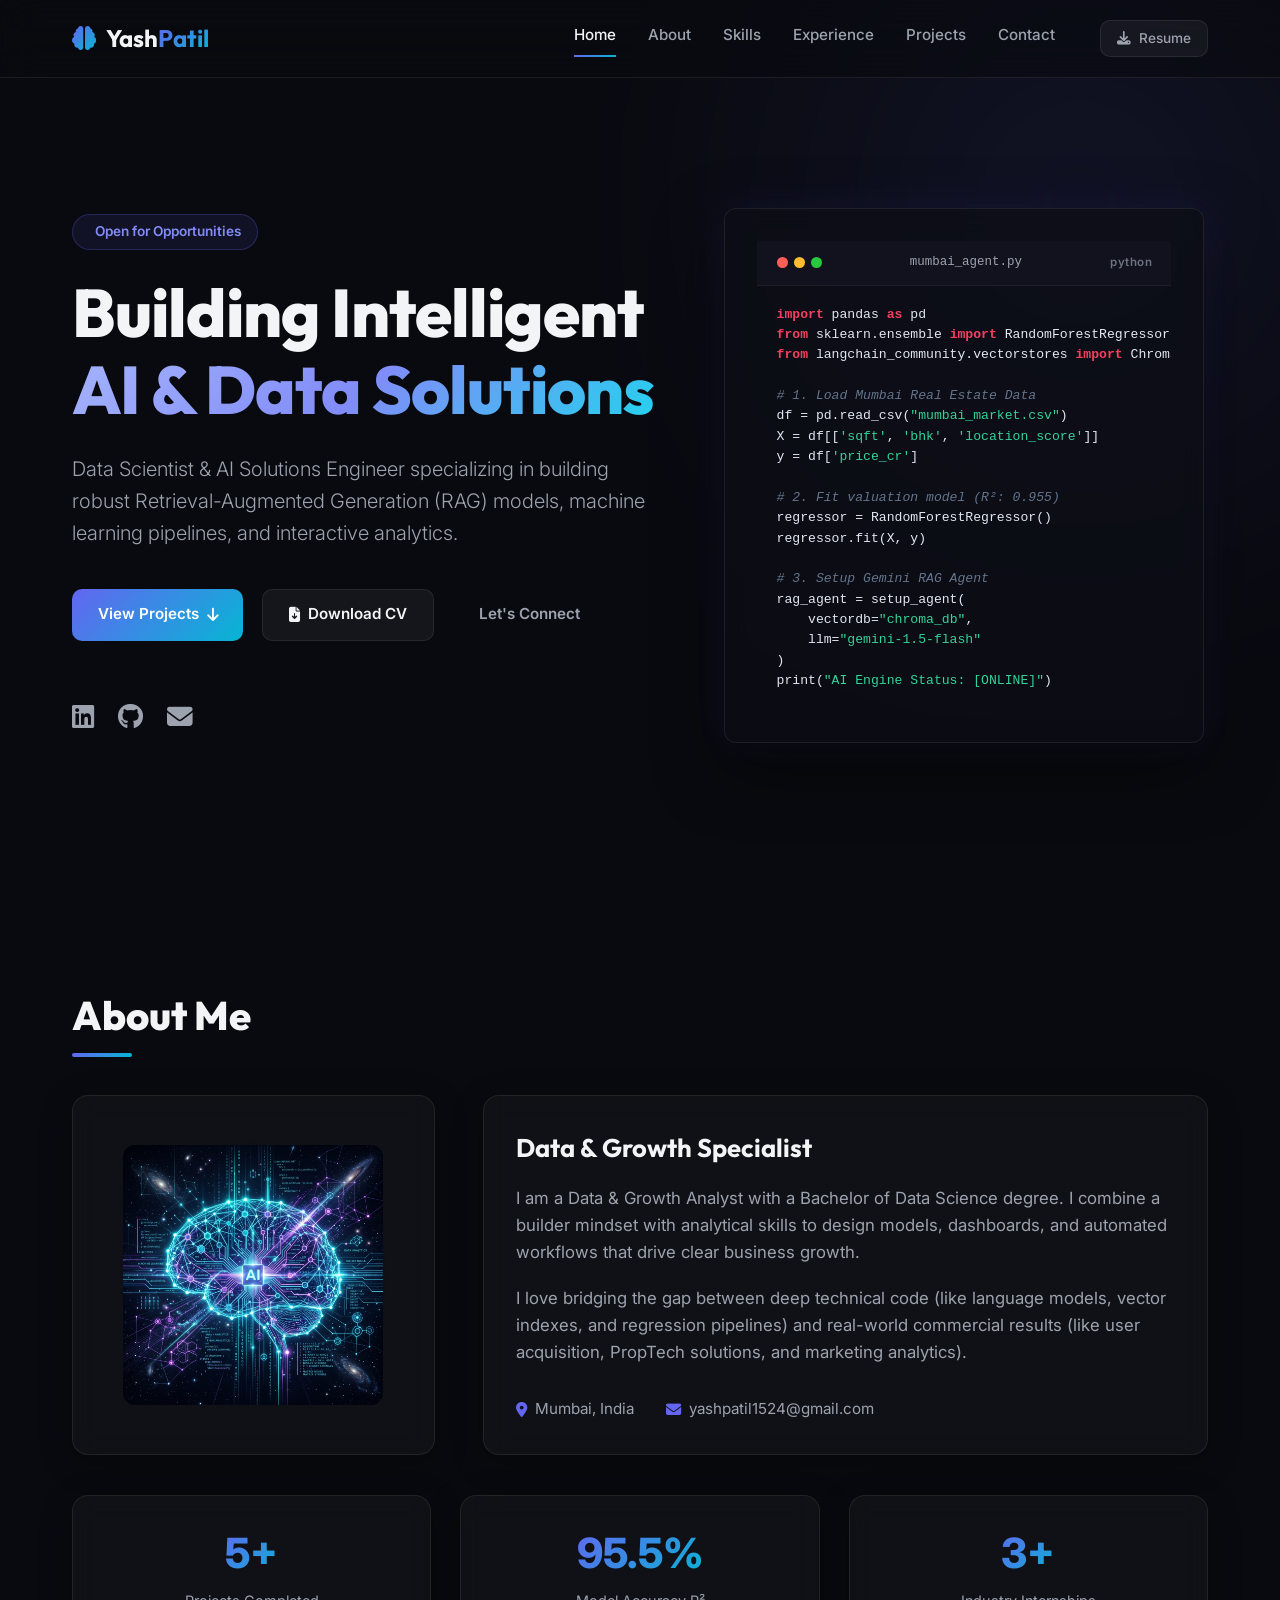
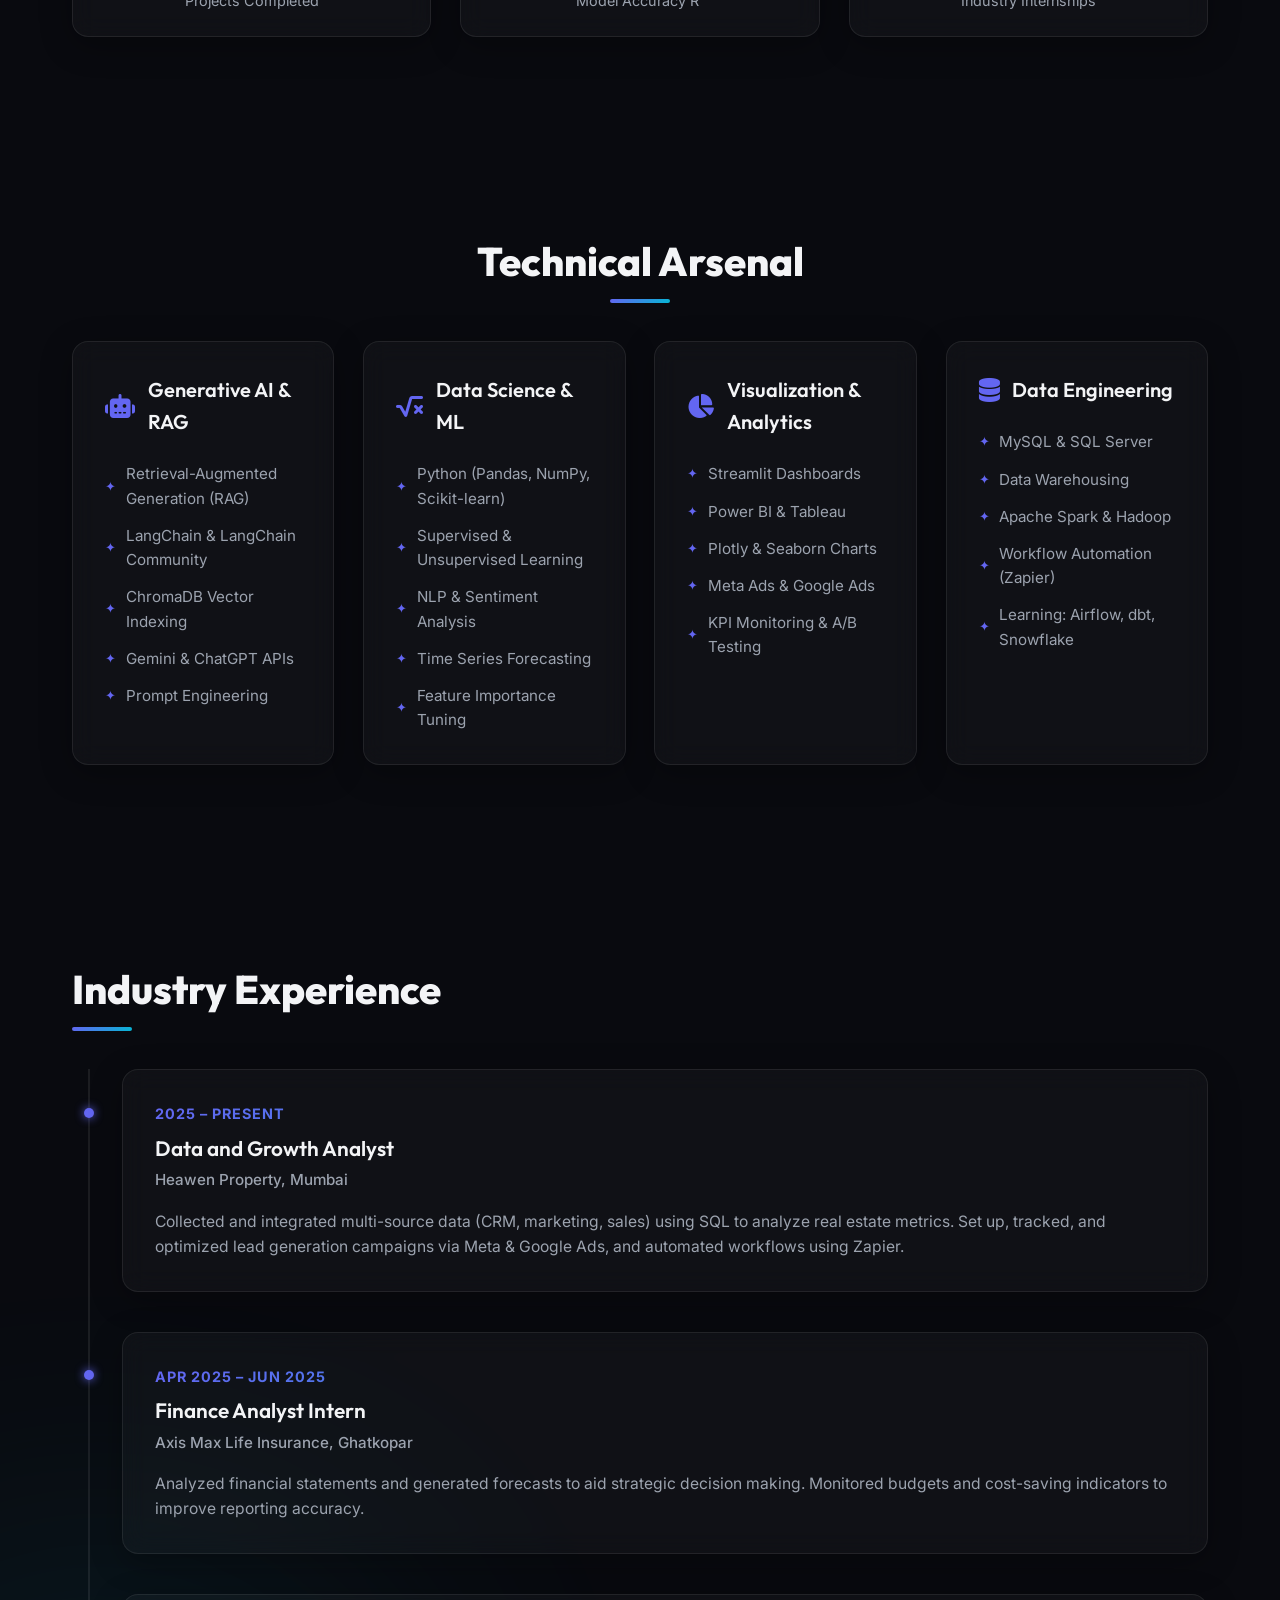
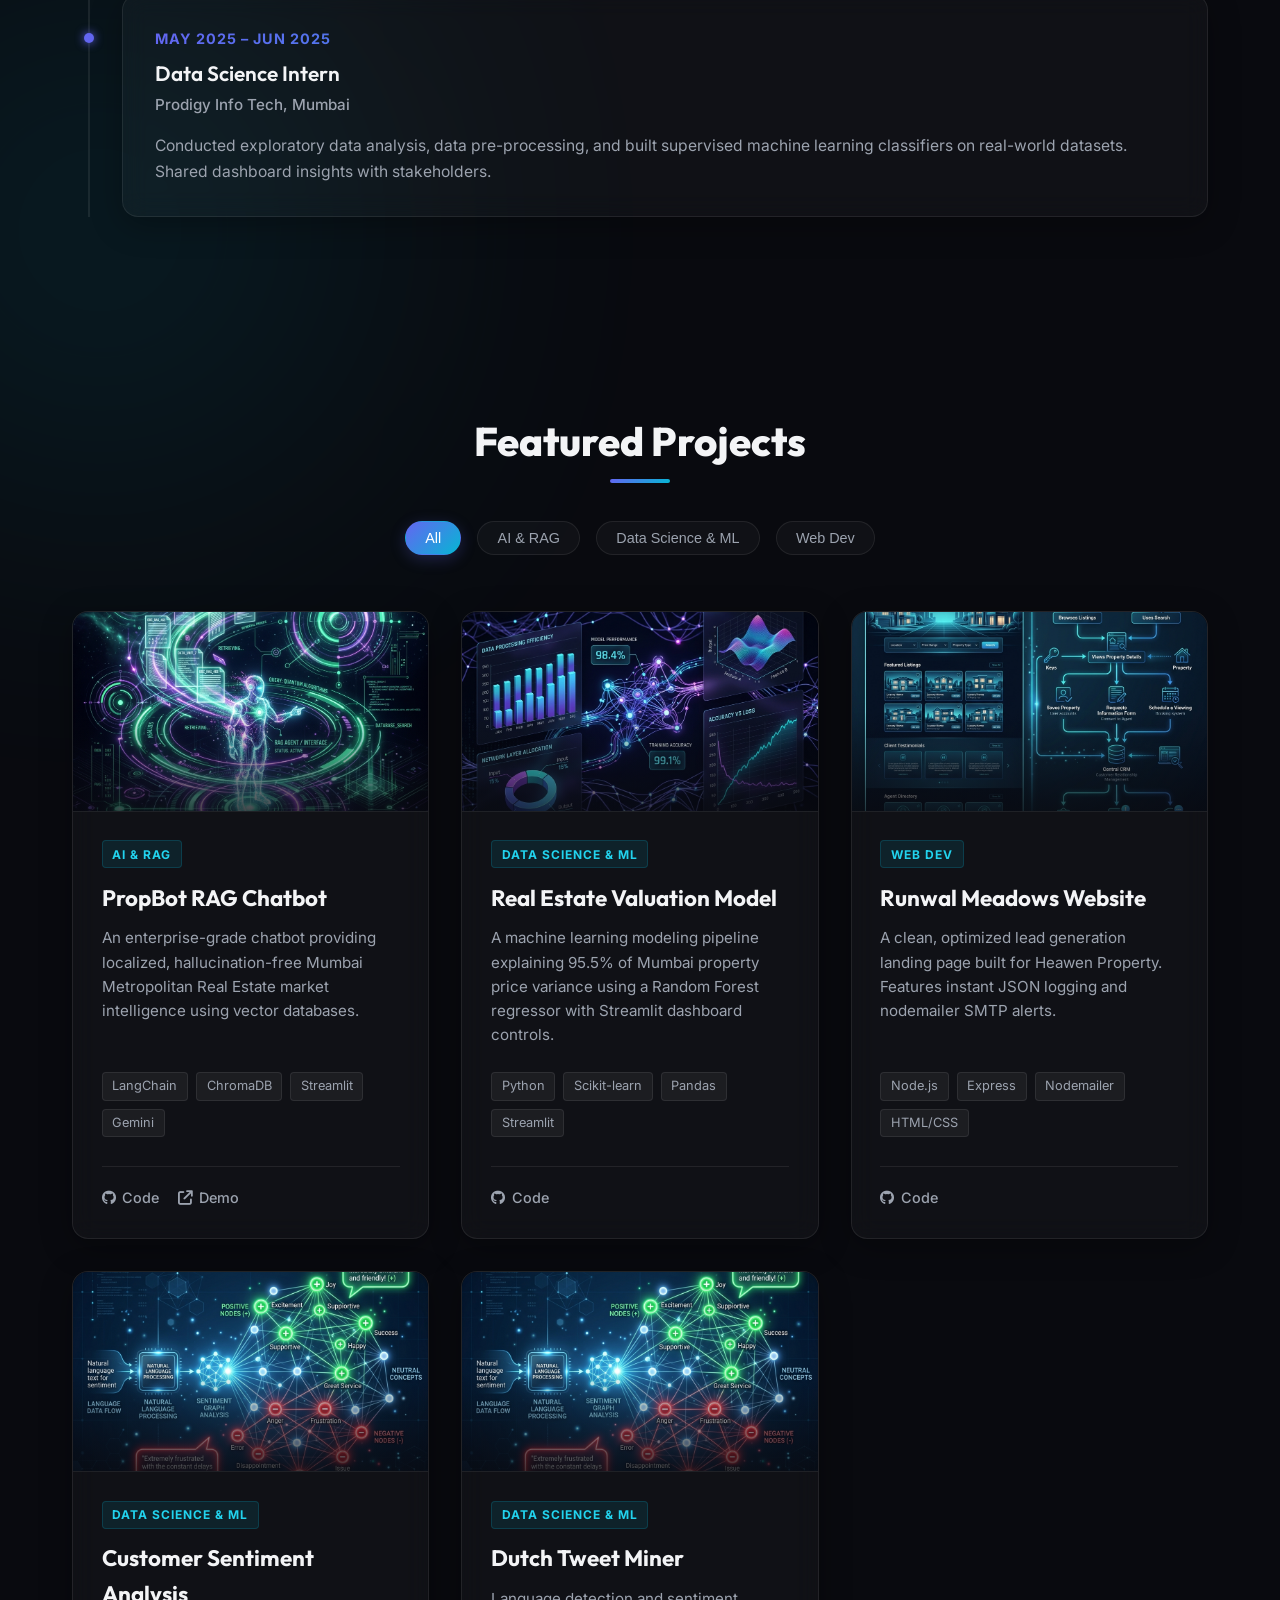
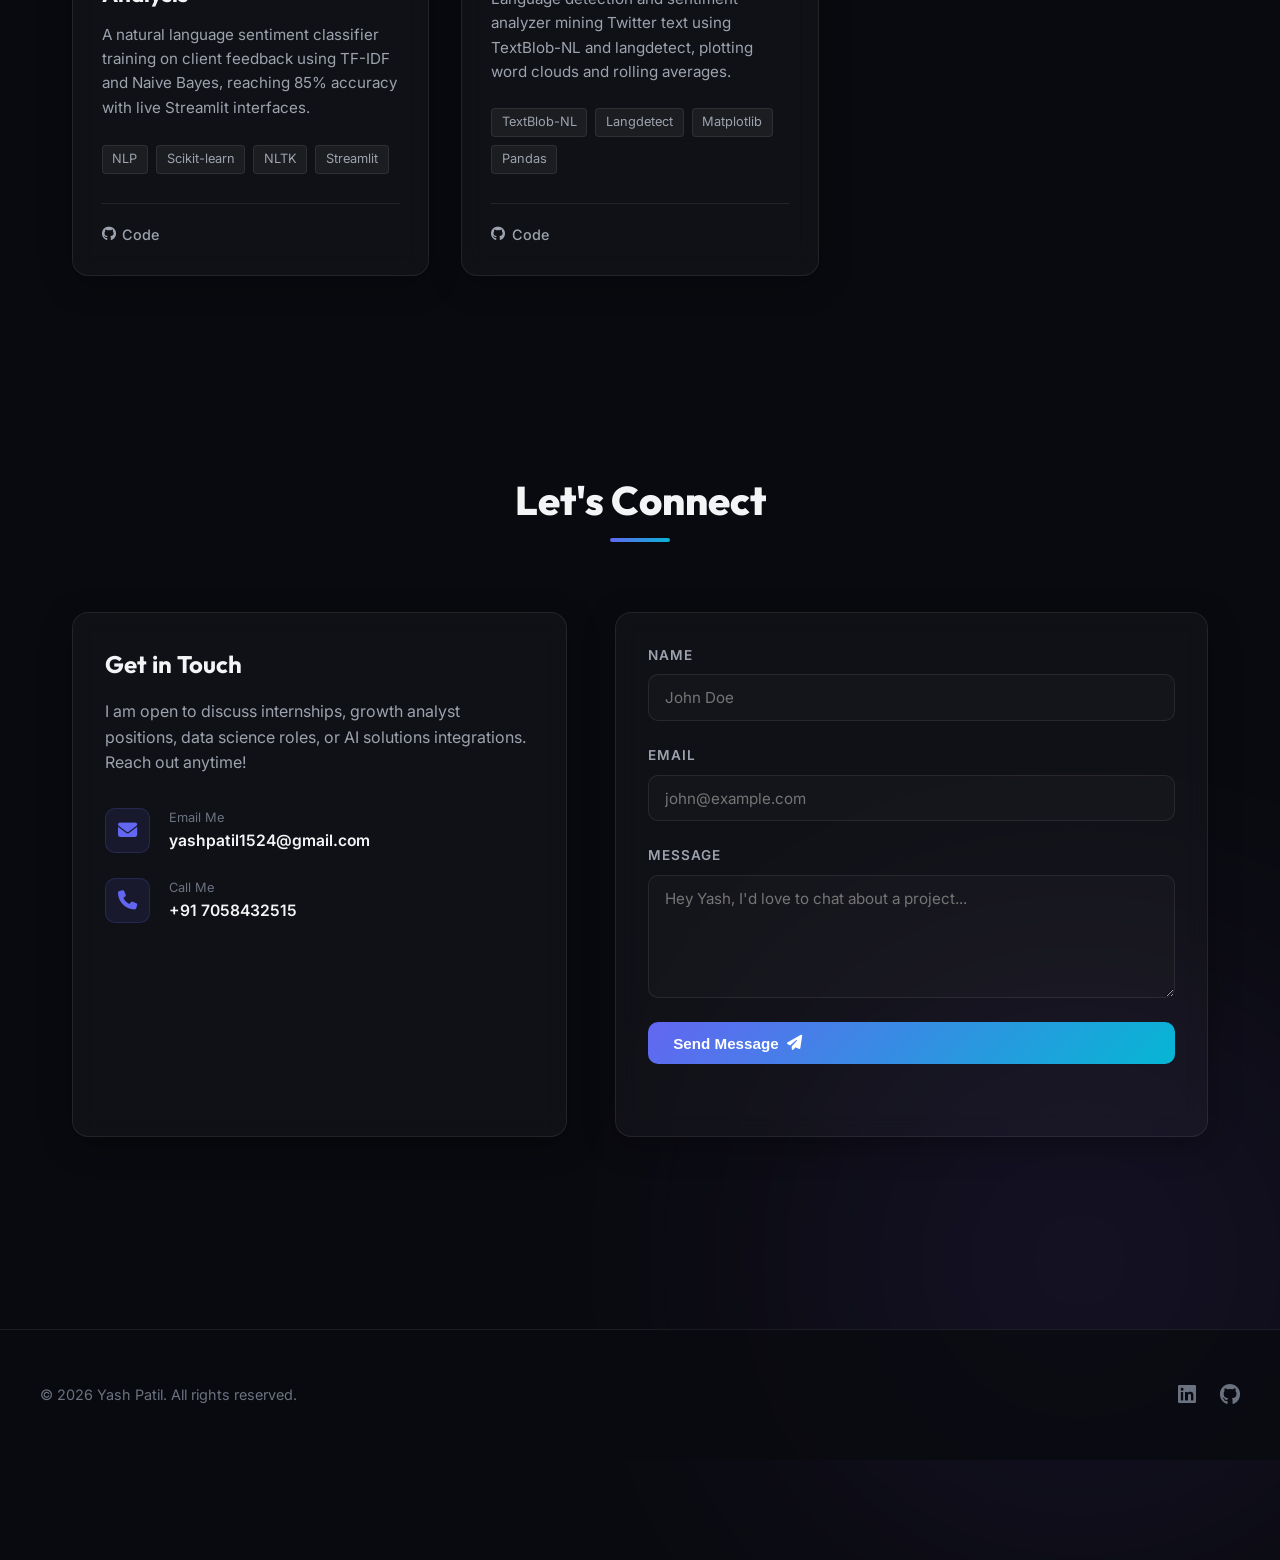
<file: portfolio/index.html>
<!DOCTYPE html>
<html lang="en">
<head>
    <meta charset="UTF-8">
    <meta name="viewport" content="width=device-width, initial-scale=1.0">
    <title>Yash Patil | Data Scientist & AI Solutions Engineer Portfolio</title>
    <meta name="description" content="Portfolio of Yash Patil, Data Scientist and AI Solutions Engineer. Specialized in RAG, Machine Learning, Data Analytics, and Full-Stack PropTech solutions.">
    <meta name="keywords" content="Yash Patil, Data Science, Machine Learning, RAG, GenAI, LangChain, Streamlit, Portfolio">
    
    <!-- Google Fonts -->
    <link rel="preconnect" href="https://fonts.googleapis.com">
    <link rel="preconnect" href="https://fonts.gstatic.com" crossorigin>
    <link href="https://fonts.googleapis.com/css2?family=Inter:wght@300;400;500;600;700&family=Outfit:wght@400;500;600;700;800&display=swap" rel="stylesheet">
    
    <!-- FontAwesome Icons -->
    <link rel="stylesheet" href="https://cdnjs.cloudflare.com/ajax/libs/font-awesome/6.4.0/css/all.min.css">
    
    <!-- Style Sheet -->
    <link rel="stylesheet" href="style.css">
</head>
<body class="dark-theme">
    
    <!-- Interactive Cursor Glow Background -->
    <div class="cursor-glow" id="cursor-glow-el"></div>

    <!-- Background glow particles -->
    <div class="bg-glow bg-glow-1"></div>
    <div class="bg-glow bg-glow-2"></div>
    <div class="bg-glow bg-glow-3"></div>

    <!-- Navigation Header -->
    <header id="main-header" class="glass-header">
        <div class="nav-container">
            <a href="#" class="logo">
                <span class="logo-icon"><i class="fa-solid fa-brain"></i></span>
                <span class="logo-text">Yash<span>Patil</span></span>
            </a>
            <nav class="nav-links">
                <a href="#hero" class="active" id="nav-link-home">Home</a>
                <a href="#about" id="nav-link-about">About</a>
                <a href="#skills" id="nav-link-skills">Skills</a>
                <a href="#experience" id="nav-link-experience">Experience</a>
                <a href="#projects" id="nav-link-projects">Projects</a>
                <a href="#contact" id="nav-link-contact">Contact</a>
                <a href="Yash_Patil_Resume.pdf" download class="btn btn-secondary nav-resume-btn"><i class="fa-solid fa-download"></i> Resume</a>
            </nav>
            <div class="menu-toggle" id="mobile-menu-btn">
                <i class="fa-solid fa-bars"></i>
            </div>
        </div>
    </header>

    <!-- Hero Section -->
    <section id="hero" class="hero-section">
        <div class="hero-container">
            <div class="hero-content">
                <div class="badge-container">
                    <span class="hero-badge"><i class="fa-solid fa-sparkles"></i> Open for Opportunities</span>
                </div>
                <h1 class="hero-title">
                    Building Intelligent <br>
                    <span class="gradient-text">AI & Data Solutions</span>
                </h1>
                <p class="hero-subtitle">
                    Data Scientist & AI Solutions Engineer specializing in building robust Retrieval-Augmented Generation (RAG) models, machine learning pipelines, and interactive analytics.
                </p>
                <div class="hero-actions">
                    <a href="#projects" class="btn btn-primary" id="btn-view-work">View Projects <i class="fa-solid fa-arrow-down"></i></a>
                    <a href="Yash_Patil_Resume.pdf" download class="btn btn-secondary" id="btn-download-resume"><i class="fa-solid fa-file-arrow-down"></i> Download CV</a>
                    <a href="#contact" class="btn btn-tertiary" id="btn-get-touch">Let's Connect</a>
                </div>
                <div class="social-links">
                    <a href="https://www.linkedin.com/in/yash-patil-619a91262" target="_blank" aria-label="LinkedIn" id="hero-social-linkedin"><i class="fa-brands fa-linkedin"></i></a>
                    <a href="https://github.com/Mrpatil15" target="_blank" aria-label="GitHub" id="hero-social-github"><i class="fa-brands fa-github"></i></a>
                    <a href="mailto:yashpatil1524@gmail.com" aria-label="Email" id="hero-social-email"><i class="fa-solid fa-envelope"></i></a>
                </div>
            </div>
            <div class="hero-terminal-container">
                <div class="hero-terminal glass-card">
                    <div class="terminal-header">
                        <div class="terminal-dots">
                            <span class="dot red"></span>
                            <span class="dot yellow"></span>
                            <span class="dot green"></span>
                        </div>
                        <div class="terminal-title">mumbai_agent.py</div>
                        <div class="terminal-lang">python</div>
                    </div>
                    <div class="terminal-body">
                        <pre><code><span class="keyword">import</span> pandas <span class="keyword">as</span> pd
<span class="keyword">from</span> sklearn.ensemble <span class="keyword">import</span> RandomForestRegressor
<span class="keyword">from</span> langchain_community.vectorstores <span class="keyword">import</span> Chroma

<span class="comment"># 1. Load Mumbai Real Estate Data</span>
df = pd.read_csv(<span class="string">"mumbai_market.csv"</span>)
X = df[[<span class="string">'sqft'</span>, <span class="string">'bhk'</span>, <span class="string">'location_score'</span>]]
y = df[<span class="string">'price_cr'</span>]

<span class="comment"># 2. Fit valuation model (R²: 0.955)</span>
regressor = RandomForestRegressor()
regressor.fit(X, y)

<span class="comment"># 3. Setup Gemini RAG Agent</span>
rag_agent = setup_agent(
    vectordb=<span class="string">"chroma_db"</span>,
    llm=<span class="string">"gemini-1.5-flash"</span>
)
print(<span class="string">"AI Engine Status: [ONLINE]"</span>)</code></pre>
                    </div>
                </div>
            </div>
        </div>
    </section>

    <!-- About Section -->
    <section id="about" class="about-section scroll-reveal">
        <div class="section-container">
            <h2 class="section-title">About Me</h2>
            <div class="about-grid">
                <div class="about-avatar glass-card">
                    <div class="avatar-glow"></div>
                    <img src="images/hero.png" alt="Yash Patil AI Avatar">
                </div>
                <div class="about-info glass-card">
                    <h3>Data & Growth Specialist</h3>
                    <p>
                        I am a Data & Growth Analyst with a Bachelor of Data Science degree. I combine a builder mindset with analytical skills to design models, dashboards, and automated workflows that drive clear business growth.
                    </p>
                    <p>
                        I love bridging the gap between deep technical code (like language models, vector indexes, and regression pipelines) and real-world commercial results (like user acquisition, PropTech solutions, and marketing analytics).
                    </p>
                    <div class="info-meta">
                        <div class="meta-item"><i class="fa-solid fa-location-dot"></i> Mumbai, India</div>
                        <div class="meta-item"><i class="fa-solid fa-envelope"></i> yashpatil1524@gmail.com</div>
                    </div>
                </div>
            </div>
            <div class="about-stats-container">
                <div class="stat-card glass-card">
                    <span class="stat-num">5+</span>
                    <span class="stat-label">Projects Completed</span>
                </div>
                <div class="stat-card glass-card">
                    <span class="stat-num">95.5%</span>
                    <span class="stat-label">Model Accuracy R²</span>
                </div>
                <div class="stat-card glass-card">
                    <span class="stat-num">3+</span>
                    <span class="stat-label">Industry Internships</span>
                </div>
            </div>
        </div>
    </section>

    <!-- Skills Section -->
    <section id="skills" class="skills-section scroll-reveal">
        <div class="section-container">
            <h2 class="section-title text-center">Technical Arsenal</h2>
            <div class="skills-grid">
                <!-- Skill Category 1 -->
                <div class="skill-category glass-card">
                    <div class="category-header">
                        <i class="fa-solid fa-robot"></i>
                        <h3>Generative AI & RAG</h3>
                    </div>
                    <ul class="skill-list">
                        <li><span>Retrieval-Augmented Generation (RAG)</span></li>
                        <li><span>LangChain & LangChain Community</span></li>
                        <li><span>ChromaDB Vector Indexing</span></li>
                        <li><span>Gemini & ChatGPT APIs</span></li>
                        <li><span>Prompt Engineering</span></li>
                    </ul>
                </div>
                <!-- Skill Category 2 -->
                <div class="skill-category glass-card">
                    <div class="category-header">
                        <i class="fa-solid fa-square-root-variable"></i>
                        <h3>Data Science & ML</h3>
                    </div>
                    <ul class="skill-list">
                        <li><span>Python (Pandas, NumPy, Scikit-learn)</span></li>
                        <li><span>Supervised & Unsupervised Learning</span></li>
                        <li><span>NLP & Sentiment Analysis</span></li>
                        <li><span>Time Series Forecasting</span></li>
                        <li><span>Feature Importance Tuning</span></li>
                    </ul>
                </div>
                <!-- Skill Category 3 -->
                <div class="skill-category glass-card">
                    <div class="category-header">
                        <i class="fa-solid fa-chart-pie"></i>
                        <h3>Visualization & Analytics</h3>
                    </div>
                    <ul class="skill-list">
                        <li><span>Streamlit Dashboards</span></li>
                        <li><span>Power BI & Tableau</span></li>
                        <li><span>Plotly & Seaborn Charts</span></li>
                        <li><span>Meta Ads & Google Ads</span></li>
                        <li><span>KPI Monitoring & A/B Testing</span></li>
                    </ul>
                </div>
                <!-- Skill Category 4 -->
                <div class="skill-category glass-card">
                    <div class="category-header">
                        <i class="fa-solid fa-database"></i>
                        <h3>Data Engineering</h3>
                    </div>
                    <ul class="skill-list">
                        <li><span>MySQL & SQL Server</span></li>
                        <li><span>Data Warehousing</span></li>
                        <li><span>Apache Spark & Hadoop</span></li>
                        <li><span>Workflow Automation (Zapier)</span></li>
                        <li><span>Learning: Airflow, dbt, Snowflake</span></li>
                    </ul>
                </div>
            </div>
        </div>
    </section>

    <!-- Experience Section -->
    <section id="experience" class="experience-section scroll-reveal">
        <div class="section-container">
            <h2 class="section-title">Industry Experience</h2>
            <div class="timeline">
                
                <!-- Exp 1 -->
                <div class="timeline-item">
                    <div class="timeline-dot"></div>
                    <div class="timeline-content glass-card">
                        <span class="timeline-date">2025 – Present</span>
                        <h3>Data and Growth Analyst</h3>
                        <span class="company-name">Heawen Property, Mumbai</span>
                        <p>Collected and integrated multi-source data (CRM, marketing, sales) using SQL to analyze real estate metrics. Set up, tracked, and optimized lead generation campaigns via Meta & Google Ads, and automated workflows using Zapier.</p>
                    </div>
                </div>

                <!-- Exp 2 -->
                <div class="timeline-item">
                    <div class="timeline-dot"></div>
                    <div class="timeline-content glass-card">
                        <span class="timeline-date">Apr 2025 – Jun 2025</span>
                        <h3>Finance Analyst Intern</h3>
                        <span class="company-name">Axis Max Life Insurance, Ghatkopar</span>
                        <p>Analyzed financial statements and generated forecasts to aid strategic decision making. Monitored budgets and cost-saving indicators to improve reporting accuracy.</p>
                    </div>
                </div>

                <!-- Exp 3 -->
                <div class="timeline-item">
                    <div class="timeline-dot"></div>
                    <div class="timeline-content glass-card">
                        <span class="timeline-date">May 2025 – Jun 2025</span>
                        <h3>Data Science Intern</h3>
                        <span class="company-name">Prodigy Info Tech, Mumbai</span>
                        <p>Conducted exploratory data analysis, data pre-processing, and built supervised machine learning classifiers on real-world datasets. Shared dashboard insights with stakeholders.</p>
                    </div>
                </div>

            </div>
        </div>
    </section>

    <!-- Projects Section -->
    <section id="projects" class="projects-section scroll-reveal">
        <div class="section-container">
            <h2 class="section-title text-center">Featured Projects</h2>
            
            <!-- Project Filters -->
            <div class="project-filters" id="project-filters">
                <button class="filter-btn active" data-filter="all">All</button>
                <button class="filter-btn" data-filter="rag">AI & RAG</button>
                <button class="filter-btn" data-filter="ml">Data Science & ML</button>
                <button class="filter-btn" data-filter="web">Web Dev</button>
            </div>

            <!-- Projects Grid -->
            <div class="projects-grid" id="projects-grid">
                
                <!-- Project 1 -->
                <div class="project-card glass-card" data-category="rag">
                    <div class="project-img">
                        <img src="images/rag.png" alt="PropBot RAG Chatbot">
                        <div class="project-img-overlay"></div>
                    </div>
                    <div class="project-info">
                        <span class="project-tag">AI & RAG</span>
                        <h3>PropBot RAG Chatbot</h3>
                        <p>An enterprise-grade chatbot providing localized, hallucination-free Mumbai Metropolitan Real Estate market intelligence using vector databases.</p>
                        <div class="tech-tags">
                            <span>LangChain</span>
                            <span>ChromaDB</span>
                            <span>Streamlit</span>
                            <span>Gemini</span>
                        </div>
                        <div class="project-links">
                            <a href="https://github.com/Mrpatil15/RAG-Project" target="_blank"><i class="fa-brands fa-github"></i> Code</a>
                            <a href="https://hunter1508-realestateagent.hf.space" target="_blank"><i class="fa-solid fa-arrow-up-right-from-square"></i> Demo</a>
                        </div>
                    </div>
                </div>

                <!-- Project 2 -->
                <div class="project-card glass-card" data-category="ml">
                    <div class="project-img">
                        <img src="images/ml.png" alt="Real Estate Valuation Model">
                        <div class="project-img-overlay"></div>
                    </div>
                    <div class="project-info">
                        <span class="project-tag">Data Science & ML</span>
                        <h3>Real Estate Valuation Model</h3>
                        <p>A machine learning modeling pipeline explaining 95.5% of Mumbai property price variance using a Random Forest regressor with Streamlit dashboard controls.</p>
                        <div class="tech-tags">
                            <span>Python</span>
                            <span>Scikit-learn</span>
                            <span>Pandas</span>
                            <span>Streamlit</span>
                        </div>
                        <div class="project-links">
                            <a href="https://github.com/Mrpatil15/mumbai-real-estate-data-science" target="_blank"><i class="fa-brands fa-github"></i> Code</a>
                        </div>
                    </div>
                </div>

                <!-- Project 3 -->
                <div class="project-card glass-card" data-category="web">
                    <div class="project-img">
                        <img src="images/web.png" alt="Runwal Meadows Website">
                        <div class="project-img-overlay"></div>
                    </div>
                    <div class="project-info">
                        <span class="project-tag">Web Dev</span>
                        <h3>Runwal Meadows Website</h3>
                        <p>A clean, optimized lead generation landing page built for Heawen Property. Features instant JSON logging and nodemailer SMTP alerts.</p>
                        <div class="tech-tags">
                            <span>Node.js</span>
                            <span>Express</span>
                            <span>Nodemailer</span>
                            <span>HTML/CSS</span>
                        </div>
                        <div class="project-links">
                            <a href="https://github.com/Mrpatil15/Runwalmeadows" target="_blank"><i class="fa-brands fa-github"></i> Code</a>
                        </div>
                    </div>
                </div>

                <!-- Project 4 -->
                <div class="project-card glass-card" data-category="ml">
                    <div class="project-img">
                        <img src="images/nlp.png" alt="Customer Sentiment Analysis">
                        <div class="project-img-overlay"></div>
                    </div>
                    <div class="project-info">
                        <span class="project-tag">Data Science & ML</span>
                        <h3>Customer Sentiment Analysis</h3>
                        <p>A natural language sentiment classifier training on client feedback using TF-IDF and Naive Bayes, reaching 85% accuracy with live Streamlit interfaces.</p>
                        <div class="tech-tags">
                            <span>NLP</span>
                            <span>Scikit-learn</span>
                            <span>NLTK</span>
                            <span>Streamlit</span>
                        </div>
                        <div class="project-links">
                            <a href="https://github.com/Mrpatil15/Customer-Sentiment-analysis" target="_blank"><i class="fa-brands fa-github"></i> Code</a>
                        </div>
                    </div>
                </div>

                <!-- Project 5 -->
                <div class="project-card glass-card" data-category="ml">
                    <div class="project-img">
                        <img src="images/nlp.png" alt="Dutch Tweet Miner">
                        <div class="project-img-overlay"></div>
                    </div>
                    <div class="project-info">
                        <span class="project-tag">Data Science & ML</span>
                        <h3>Dutch Tweet Miner</h3>
                        <p>Language detection and sentiment analyzer mining Twitter text using TextBlob-NL and langdetect, plotting word clouds and rolling averages.</p>
                        <div class="tech-tags">
                            <span>TextBlob-NL</span>
                            <span>Langdetect</span>
                            <span>Matplotlib</span>
                            <span>Pandas</span>
                        </div>
                        <div class="project-links">
                            <a href="https://github.com/Mrpatil15/review-sentiment-analysis" target="_blank"><i class="fa-brands fa-github"></i> Code</a>
                        </div>
                    </div>
                </div>

            </div>
        </div>
    </section>

    <!-- Contact Section -->
    <section id="contact" class="contact-section scroll-reveal">
        <div class="section-container">
            <h2 class="section-title text-center">Let's Connect</h2>
            <div class="contact-grid">
                <div class="contact-card glass-card">
                    <h3>Get in Touch</h3>
                    <p>I am open to discuss internships, growth analyst positions, data science roles, or AI solutions integrations. Reach out anytime!</p>
                    
                    <div class="contact-methods">
                        <div class="method-item">
                            <div class="method-icon"><i class="fa-solid fa-envelope"></i></div>
                            <div class="method-details">
                                <span>Email Me</span>
                                <a href="mailto:yashpatil1524@gmail.com">yashpatil1524@gmail.com</a>
                            </div>
                        </div>
                        <div class="method-item">
                            <div class="method-icon"><i class="fa-solid fa-phone"></i></div>
                            <div class="method-details">
                                <span>Call Me</span>
                                <a href="tel:+917058432515">+91 7058432515</a>
                            </div>
                        </div>
                    </div>
                </div>
                
                <!-- Contact Form -->
                <form class="contact-form glass-card" id="contact-form-el">
                    <div class="form-group">
                        <label for="form-name">Name</label>
                        <input type="text" id="form-name" required placeholder="John Doe">
                    </div>
                    <div class="form-group">
                        <label for="form-email">Email</label>
                        <input type="email" id="form-email" required placeholder="john@example.com">
                    </div>
                    <div class="form-group">
                        <label for="form-message">Message</label>
                        <textarea id="form-message" required rows="5" placeholder="Hey Yash, I'd love to chat about a project..."></textarea>
                    </div>
                    <button type="submit" class="btn btn-primary" id="btn-submit-contact">Send Message <i class="fa-solid fa-paper-plane"></i></button>
                    <div id="form-feedback" class="feedback-msg"></div>
                </form>
            </div>
        </div>
    </section>

    <!-- Footer -->
    <footer>
        <div class="footer-container">
            <p>&copy; 2026 Yash Patil. All rights reserved.</p>
            <div class="footer-socials">
                <a href="https://www.linkedin.com/in/yash-patil-619a91262" target="_blank" aria-label="LinkedIn" id="footer-social-linkedin"><i class="fa-brands fa-linkedin"></i></a>
                <a href="https://github.com/Mrpatil15" target="_blank" aria-label="GitHub" id="footer-social-github"><i class="fa-brands fa-github"></i></a>
            </div>
        </div>
    </footer>

    <!-- Script -->
    <script src="app.js"></script>
</body>
</html>
</file>
<file: portfolio/style.css>
/* ==========================================================================
   DEVELOPER PORTFOLIO - DESIGN SYSTEM & STYLES (YASH PATIL)
   ========================================================================== */

/* Global Variable Declarations */
:root {
    --bg-dark: #090a0f;
    --bg-card: rgba(255, 255, 255, 0.03);
    --border-glass: rgba(255, 255, 255, 0.08);
    --border-glass-hover: rgba(255, 255, 255, 0.15);
    
    /* Vibrant Accent Gradients */
    --accent-gradient: linear-gradient(135deg, #6366f1 0%, #06b6d4 100%);
    --text-gradient: linear-gradient(135deg, #a5b4fc 0%, #818cf8 50%, #22d3ee 100%);
    
    /* Core Theme Colors */
    --text-primary: #f3f4f6;
    --text-secondary: #9ca3af;
    --text-muted: #6b7280;
    --primary: #6366f1;
    --primary-glow: rgba(99, 102, 241, 0.15);
    
    /* Spacers & Transitions */
    --transition-smooth: all 0.4s cubic-bezier(0.16, 1, 0.3, 1);
    --border-radius-lg: 16px;
    --border-radius-md: 10px;
}

/* Global Reset & Base Styling */
* {
    margin: 0;
    padding: 0;
    box-sizing: border-box;
    scroll-behavior: smooth;
}

body {
    background-color: var(--bg-dark);
    color: var(--text-primary);
    font-family: 'Inter', sans-serif;
    line-height: 1.6;
    overflow-x: hidden;
    position: relative;
}

h1, h2, h3, h4, .logo {
    font-family: 'Outfit', sans-serif;
    font-weight: 700;
}

a {
    color: inherit;
    text-decoration: none;
    transition: var(--transition-smooth);
}

/* Ambient Background Glow Effect */
.bg-glow {
    position: absolute;
    width: 600px;
    height: 600px;
    border-radius: 50%;
    filter: blur(160px);
    z-index: -1;
    opacity: 0.3;
    pointer-events: none;
}
.bg-glow-1 {
    background: radial-gradient(circle, #6366f1 0%, rgba(99, 102, 241, 0) 70%);
    top: -100px;
    right: -100px;
}
.bg-glow-2 {
    background: radial-gradient(circle, #06b6d4 0%, rgba(6, 182, 212, 0) 70%);
    top: 50%;
    left: -200px;
}
.bg-glow-3 {
    background: radial-gradient(circle, #8b5cf6 0%, rgba(139, 92, 246, 0) 70%);
    bottom: -100px;
    right: -100px;
}

/* Header & Navigation */
.glass-header {
    position: fixed;
    top: 0;
    left: 0;
    width: 100%;
    z-index: 1000;
    background: rgba(9, 10, 15, 0.6);
    backdrop-filter: blur(20px);
    -webkit-backdrop-filter: blur(20px);
    border-bottom: 1px solid var(--border-glass);
    transition: var(--transition-smooth);
}

.nav-container {
    max-width: 1200px;
    margin: 0 auto;
    padding: 1.2rem 2rem;
    display: flex;
    justify-content: space-between;
    align-items: center;
}

.logo {
    display: flex;
    align-items: center;
    gap: 0.6rem;
    font-size: 1.5rem;
    color: var(--text-primary);
}
.logo-icon i {
    background: var(--accent-gradient);
    -webkit-background-clip: text;
    -webkit-text-fill-color: transparent;
}
.logo-text span {
    background: var(--accent-gradient);
    -webkit-background-clip: text;
    -webkit-text-fill-color: transparent;
}

.nav-links {
    display: flex;
    gap: 2rem;
}
.nav-links a {
    font-size: 0.95rem;
    font-weight: 500;
    color: var(--text-secondary);
    position: relative;
    padding: 0.2rem 0;
}
.nav-links a:hover, .nav-links a.active {
    color: var(--text-primary);
}
.nav-links a::after {
    content: '';
    position: absolute;
    bottom: 0;
    left: 0;
    width: 0;
    height: 2px;
    background: var(--accent-gradient);
    transition: var(--transition-smooth);
}
.nav-links a:hover::after, .nav-links a.active::after {
    width: 100%;
}

.menu-toggle {
    display: none;
    font-size: 1.5rem;
    cursor: pointer;
}

/* Glassmorphism Card Utility */
.glass-card {
    background: var(--bg-card);
    backdrop-filter: blur(12px);
    -webkit-backdrop-filter: blur(12px);
    border: 1px solid var(--border-glass);
    border-radius: var(--border-radius-lg);
    padding: 2rem;
    box-shadow: 0 8px 32px 0 rgba(0, 0, 0, 0.3);
    transition: var(--transition-smooth);
}
.glass-card:hover {
    border-color: var(--border-glass-hover);
    transform: translateY(-4px);
    box-shadow: 0 12px 40px 0 rgba(99, 102, 241, 0.1);
}

/* Button UI Components */
.btn {
    display: inline-flex;
    align-items: center;
    gap: 0.5rem;
    padding: 0.8rem 1.6rem;
    border-radius: var(--border-radius-md);
    font-weight: 600;
    cursor: pointer;
    font-size: 0.95rem;
    transition: var(--transition-smooth);
    border: none;
}
.btn-primary {
    background: var(--accent-gradient);
    color: #ffffff;
}
.btn-primary:hover {
    transform: translateY(-2px);
    box-shadow: 0 8px 24px rgba(99, 102, 241, 0.4);
}
.btn-secondary {
    background: rgba(255, 255, 255, 0.05);
    color: var(--text-primary);
    border: 1px solid var(--border-glass);
}
.btn-secondary:hover {
    background: rgba(255, 255, 255, 0.1);
    border-color: var(--border-glass-hover);
    transform: translateY(-2px);
}
.btn-tertiary {
    background: transparent;
    color: var(--text-secondary);
    border: 1px solid transparent;
}
.btn-tertiary:hover {
    color: var(--text-primary);
    transform: translateY(-2px);
}
.nav-resume-btn {
    padding: 0.4rem 1rem !important;
    font-size: 0.85rem !important;
    margin-left: 0.8rem;
}

/* Interactive Cursor Glow */
.cursor-glow {
    position: fixed;
    top: 0;
    left: 0;
    width: 350px;
    height: 350px;
    border-radius: 50%;
    background: radial-gradient(circle, rgba(99, 102, 241, 0.08) 0%, rgba(6, 182, 212, 0.04) 50%, rgba(0, 0, 0, 0) 100%);
    pointer-events: none;
    transform: translate(-50%, -50%);
    z-index: 9999;
    mix-blend-mode: screen;
    transition: opacity 0.3s ease;
    opacity: 0;
}
body:hover .cursor-glow {
    opacity: 1;
}

/* Micro-interactions for technical tags and stats */
.tech-tags span {
    transition: var(--transition-smooth);
}
.tech-tags span:hover {
    background: rgba(6, 182, 212, 0.15);
    color: #22d3ee;
    transform: translateY(-2px);
    border-color: rgba(6, 182, 212, 0.3);
}
.skill-list li span {
    transition: var(--transition-smooth);
}
.skill-list li:hover span {
    color: var(--text-primary);
    transform: translateX(3px);
}
.skill-list li {
    transition: var(--transition-smooth);
}

/* Section Common Container Layout */
section {
    padding: 8rem 2rem 4rem 2rem;
    max-width: 1200px;
    margin: 0 auto;
}

.section-title {
    font-size: 2.5rem;
    font-weight: 800;
    margin-bottom: 3rem;
    position: relative;
    display: inline-block;
}
.section-title::after {
    content: '';
    position: absolute;
    bottom: -10px;
    left: 0;
    width: 60px;
    height: 4px;
    background: var(--accent-gradient);
    border-radius: 2px;
}
.text-center {
    text-align: center;
    width: 100%;
}
.text-center::after {
    left: 50%;
    transform: translateX(-50%);
}

/* Hero Section Styling */
.hero-section {
    min-height: 95vh;
    display: flex;
    align-items: center;
    padding-top: 10rem;
    position: relative;
}

.hero-container {
    display: grid;
    grid-template-columns: 1.2fr 1fr;
    gap: 4rem;
    align-items: center;
    width: 100%;
}

.hero-content {
    max-width: 700px;
}

.badge-container {
    margin-bottom: 1.5rem;
}
.hero-badge {
    background: rgba(99, 102, 241, 0.1);
    border: 1px solid rgba(99, 102, 241, 0.25);
    color: #818cf8;
    padding: 0.4rem 1rem;
    border-radius: 50px;
    font-size: 0.85rem;
    font-weight: 600;
    display: inline-flex;
    align-items: center;
    gap: 0.4rem;
}

.hero-title {
    font-size: 4.2rem;
    line-height: 1.15;
    font-weight: 800;
    letter-spacing: -1px;
    margin-bottom: 1.5rem;
}
.gradient-text {
    background: var(--text-gradient);
    -webkit-background-clip: text;
    -webkit-text-fill-color: transparent;
}

.hero-subtitle {
    font-size: 1.25rem;
    color: var(--text-secondary);
    margin-bottom: 2.5rem;
    font-weight: 300;
    max-width: 650px;
}

.hero-actions {
    display: flex;
    gap: 1.2rem;
    margin-bottom: 3.5rem;
}

.social-links {
    display: flex;
    gap: 1.5rem;
}
.social-links a {
    font-size: 1.6rem;
    color: var(--text-secondary);
}
.social-links a:hover {
    color: var(--primary);
    transform: translateY(-3px);
}

/* Floating Terminal component styling */
.hero-terminal-container {
    display: flex;
    justify-content: center;
    align-items: center;
    width: 100%;
}
.hero-terminal {
    width: 100%;
    max-width: 480px;
    border-radius: 12px;
    overflow: hidden;
    box-shadow: 0 24px 64px rgba(0, 0, 0, 0.5), 0 0 40px rgba(99, 102, 241, 0.12);
    border: 1px solid rgba(255, 255, 255, 0.08);
    background: rgba(13, 14, 22, 0.75);
    animation: float 6s ease-in-out infinite;
}
@keyframes float {
    0%, 100% { transform: translateY(0px) rotate(0deg); }
    50% { transform: translateY(-10px) rotate(0.5deg); }
}
.terminal-header {
    background: rgba(20, 21, 33, 0.85);
    padding: 0.75rem 1.2rem;
    display: flex;
    justify-content: space-between;
    align-items: center;
    border-bottom: 1px solid rgba(255, 255, 255, 0.05);
}
.terminal-dots {
    display: flex;
    gap: 6px;
}
.terminal-dots .dot {
    width: 11px;
    height: 11px;
    border-radius: 50%;
}
.terminal-dots .dot.red { background: #ff5f56; }
.terminal-dots .dot.yellow { background: #ffbd2e; }
.terminal-dots .dot.green { background: #27c93f; }
.terminal-title {
    font-size: 0.78rem;
    color: var(--text-secondary);
    font-family: monospace;
}
.terminal-lang {
    font-size: 0.72rem;
    color: var(--text-muted);
    font-weight: 600;
    letter-spacing: 0.5px;
}
.terminal-body {
    padding: 1.2rem;
    font-family: 'Courier New', Courier, monospace;
    font-size: 0.82rem;
    line-height: 1.55;
    text-align: left;
    overflow-x: auto;
}
.terminal-body pre {
    margin: 0;
}
.terminal-body code {
    font-family: inherit;
    color: #e2e8f0;
}
/* Terminal code highlight classes */
.terminal-body .keyword { color: #f43f5e; font-weight: 600; }
.terminal-body .comment { color: #64748b; font-style: italic; }
.terminal-body .string { color: #34d399; }
.terminal-body .number { color: #38bdf8; }

/* About Section Styling */
.about-grid {
    display: grid;
    grid-template-columns: 1fr 2fr;
    gap: 3rem;
    align-items: center;
    margin-bottom: 2.5rem;
}
.about-avatar {
    position: relative;
    display: flex;
    align-items: center;
    justify-content: center;
    padding: 1rem;
    border-radius: var(--border-radius-lg);
    background: var(--bg-card);
    overflow: hidden;
    height: 100%;
    min-height: 300px;
}
.about-avatar img {
    width: 100%;
    height: auto;
    max-width: 260px;
    border-radius: 12px;
    display: block;
    transition: var(--transition-smooth);
    z-index: 2;
}
.about-avatar:hover img {
    transform: scale(1.05);
}
.avatar-glow {
    position: absolute;
    width: 200px;
    height: 200px;
    background: radial-gradient(circle, rgba(99, 102, 241, 0.35) 0%, rgba(99, 102, 241, 0) 70%);
    filter: blur(25px);
    z-index: 1;
    top: 50%;
    left: 50%;
    transform: translate(-50%, -50%);
}
.about-info h3 {
    font-size: 1.6rem;
    margin-bottom: 1rem;
    color: var(--text-primary);
}
.about-info p {
    color: var(--text-secondary);
    margin-bottom: 1.2rem;
    font-size: 1.05rem;
}
.info-meta {
    display: flex;
    gap: 2rem;
    margin-top: 2rem;
    color: var(--text-secondary);
    font-size: 0.95rem;
}
.meta-item {
    display: flex;
    align-items: center;
    gap: 0.5rem;
}
.meta-item i {
    color: var(--primary);
}

.about-stats-container {
    display: grid;
    grid-template-columns: repeat(3, 1fr);
    gap: 1.8rem;
    margin-top: 2rem;
}
.stat-card {
    display: flex;
    flex-direction: column;
    align-items: center;
    justify-content: center;
    text-align: center;
    padding: 1.5rem;
}
.stat-num {
    font-size: 2.6rem;
    font-weight: 800;
    background: var(--accent-gradient);
    -webkit-background-clip: text;
    -webkit-text-fill-color: transparent;
}
.stat-label {
    font-size: 0.9rem;
    color: var(--text-secondary);
    margin-top: 0.2rem;
}

/* Skills Section Grid Styling */
.skills-grid {
    display: grid;
    grid-template-columns: repeat(auto-fit, minmax(260px, 1fr));
    gap: 1.8rem;
}
.skill-category .category-header {
    display: flex;
    align-items: center;
    gap: 0.8rem;
    margin-bottom: 1.5rem;
}
.skill-category .category-header i {
    font-size: 1.5rem;
    color: var(--primary);
}
.skill-category h3 {
    font-size: 1.25rem;
    font-weight: 600;
}
.skill-list {
    list-style: none;
    display: flex;
    flex-direction: column;
    gap: 0.8rem;
}
.skill-list li {
    font-size: 0.95rem;
    color: var(--text-secondary);
    display: flex;
    align-items: center;
    gap: 0.6rem;
}
.skill-list li::before {
    content: '✦';
    color: var(--primary);
    font-size: 0.8rem;
}

/* Experience Timeline Styling */
.timeline {
    position: relative;
    padding-left: 2rem;
    border-left: 2px solid var(--border-glass);
    margin-left: 1rem;
    display: flex;
    flex-direction: column;
    gap: 2.5rem;
}
.timeline-item {
    position: relative;
}
.timeline-dot {
    position: absolute;
    left: calc(-2rem - 6px);
    top: 2.4rem;
    width: 10px;
    height: 10px;
    border-radius: 50%;
    background: var(--primary);
    box-shadow: 0 0 10px var(--primary);
}
.timeline-date {
    background: var(--accent-gradient);
    -webkit-background-clip: text;
    -webkit-text-fill-color: transparent;
    font-weight: 700;
    font-size: 0.9rem;
    text-transform: uppercase;
    letter-spacing: 1px;
    display: block;
    margin-bottom: 0.4rem;
}
.timeline-content h3 {
    font-size: 1.3rem;
    font-weight: 600;
    margin-bottom: 0.2rem;
}
.company-name {
    color: var(--text-secondary);
    font-size: 0.95rem;
    display: block;
    margin-bottom: 1rem;
    font-weight: 500;
}
.timeline-content p {
    color: var(--text-secondary);
    font-size: 0.98rem;
}

/* Projects Section Styling */
.project-filters {
    display: flex;
    justify-content: center;
    gap: 1rem;
    margin-bottom: 3.5rem;
}
.filter-btn {
    background: rgba(255, 255, 255, 0.03);
    border: 1px solid var(--border-glass);
    color: var(--text-secondary);
    padding: 0.5rem 1.2rem;
    border-radius: 50px;
    cursor: pointer;
    font-weight: 500;
    font-size: 0.9rem;
    transition: var(--transition-smooth);
}
.filter-btn:hover, .filter-btn.active {
    background: var(--accent-gradient);
    color: #ffffff;
    border-color: transparent;
    box-shadow: 0 4px 15px rgba(99, 102, 241, 0.25);
}

.projects-grid {
    display: grid;
    grid-template-columns: repeat(auto-fit, minmax(320px, 1fr));
    gap: 2rem;
}
.project-card {
    display: flex;
    flex-direction: column;
    padding: 0;
    overflow: hidden;
}
.project-card:hover .project-img img {
    transform: scale(1.06);
}

.project-img {
    height: 200px;
    position: relative;
    overflow: hidden;
    border-bottom: 1px solid var(--border-glass);
    background: rgba(9, 10, 15, 0.4);
}
.project-img img {
    width: 100%;
    height: 100%;
    object-fit: cover;
    transition: var(--transition-smooth);
}
.project-img-overlay {
    position: absolute;
    top: 0;
    left: 0;
    width: 100%;
    height: 100%;
    background: linear-gradient(to bottom, rgba(9, 10, 15, 0) 50%, rgba(9, 10, 15, 0.75) 100%);
    pointer-events: none;
}

.project-info {
    padding: 1.8rem;
    display: flex;
    flex-direction: column;
    flex: 1;
}
.project-tag {
    background: rgba(6, 182, 212, 0.1);
    color: #22d3ee;
    border: 1px solid rgba(6, 182, 212, 0.2);
    font-size: 0.75rem;
    font-weight: 700;
    text-transform: uppercase;
    letter-spacing: 1px;
    padding: 0.2rem 0.6rem;
    border-radius: 4px;
    width: fit-content;
    margin-bottom: 0.8rem;
}
.project-info h3 {
    font-size: 1.4rem;
    margin-bottom: 0.6rem;
}
.project-info p {
    color: var(--text-secondary);
    font-size: 0.95rem;
    margin-bottom: 1.5rem;
    flex: 1;
}

.tech-tags {
    display: flex;
    flex-wrap: wrap;
    gap: 0.5rem;
    margin-bottom: 1.8rem;
}
.tech-tags span {
    background: rgba(255, 255, 255, 0.05);
    color: var(--text-secondary);
    padding: 0.2rem 0.6rem;
    border-radius: 4px;
    font-size: 0.8rem;
    border: 1px solid var(--border-glass);
}

.project-links {
    display: flex;
    gap: 1.2rem;
    border-top: 1px solid var(--border-glass);
    padding-top: 1.2rem;
}
.project-links a {
    display: flex;
    align-items: center;
    gap: 0.4rem;
    font-size: 0.9rem;
    color: var(--text-secondary);
    font-weight: 500;
}
.project-links a:hover {
    color: var(--primary);
}

/* Contact Section Styling */
.contact-grid {
    display: grid;
    grid-template-columns: 1fr 1.2fr;
    gap: 3rem;
    margin-top: 2rem;
}
.contact-card h3 {
    font-size: 1.5rem;
    margin-bottom: 1rem;
}
.contact-card p {
    color: var(--text-secondary);
    margin-bottom: 2rem;
}
.contact-methods {
    display: flex;
    flex-direction: column;
    gap: 1.5rem;
}
.method-item {
    display: flex;
    align-items: center;
    gap: 1.2rem;
}
.method-icon {
    width: 45px;
    height: 45px;
    border-radius: var(--border-radius-md);
    background: rgba(99, 102, 241, 0.1);
    border: 1px solid rgba(99, 102, 241, 0.2);
    display: flex;
    align-items: center;
    justify-content: center;
    font-size: 1.2rem;
    color: var(--primary);
}
.method-details span {
    display: block;
    font-size: 0.8rem;
    color: var(--text-muted);
}
.method-details a {
    font-size: 0.98rem;
    color: var(--text-primary);
    font-weight: 600;
}
.method-details a:hover {
    color: var(--primary);
}

/* Form Styles */
.contact-form {
    display: flex;
    flex-direction: column;
    gap: 1.5rem;
}
.form-group {
    display: flex;
    flex-direction: column;
    gap: 0.5rem;
}
.form-group label {
    font-size: 0.85rem;
    font-weight: 600;
    color: var(--text-secondary);
    text-transform: uppercase;
    letter-spacing: 1px;
}
.form-group input, .form-group textarea {
    background: rgba(255, 255, 255, 0.02);
    border: 1px solid var(--border-glass);
    border-radius: var(--border-radius-md);
    padding: 0.8rem 1rem;
    color: var(--text-primary);
    font-family: inherit;
    font-size: 0.95rem;
    transition: var(--transition-smooth);
}
.form-group input:focus, .form-group textarea:focus {
    outline: none;
    border-color: var(--primary);
    background: rgba(255, 255, 255, 0.05);
    box-shadow: 0 0 10px rgba(99, 102, 241, 0.1);
}

.feedback-msg {
    margin-top: 1rem;
    font-size: 0.95rem;
    font-weight: 500;
}
.feedback-msg.success {
    color: #38ef7d;
}
.feedback-msg.error {
    color: #ff6b6b;
}

/* Footer Section Styling */
footer {
    border-top: 1px solid var(--border-glass);
    padding: 3rem 2rem;
    background: rgba(9, 10, 15, 0.8);
    margin-top: 8rem;
}
.footer-container {
    max-width: 1200px;
    margin: 0 auto;
    display: flex;
    justify-content: space-between;
    align-items: center;
    color: var(--text-muted);
    font-size: 0.9rem;
}
.footer-socials {
    display: flex;
    gap: 1.5rem;
}
.footer-socials a {
    font-size: 1.3rem;
    color: var(--text-muted);
}
.footer-socials a:hover {
    color: var(--primary);
}

/* Animations: Scroll Reveal class */
.scroll-reveal {
    opacity: 0;
    transform: translateY(30px);
    transition: opacity 0.8s ease, transform 0.8s ease;
}
.scroll-reveal.revealed {
    opacity: 1;
    transform: translateY(0);
}

/* ==========================================================================
   MEDIA QUERIES (RESPONSIVENESS)
   ========================================================================== */
@media (max-width: 992px) {
    .hero-container {
        grid-template-columns: 1fr;
        gap: 3.5rem;
    }
    .hero-content {
        max-width: 100%;
        text-align: center;
    }
    .hero-actions {
        justify-content: center;
    }
    .social-links {
        justify-content: center;
    }
    .hero-terminal-container {
        max-width: 480px;
        margin: 0 auto;
    }
    .about-grid {
        grid-template-columns: 1fr;
        gap: 2rem;
    }
    .about-avatar {
        min-height: 260px;
    }
    .about-avatar img {
        margin: 0 auto;
    }
    .about-stats-container {
        grid-template-columns: 1fr;
        gap: 1.2rem;
    }
    .contact-grid {
        grid-template-columns: 1fr;
        gap: 2rem;
    }
}

@media (max-width: 768px) {
    .nav-links {
        display: none; /* Mobile menu can toggled via JS */
    }
    .nav-links.active {
        display: flex;
        flex-direction: column;
        position: absolute;
        top: 100%;
        left: 0;
        width: 100%;
        background: rgba(9, 10, 15, 0.95);
        border-bottom: 1px solid var(--border-glass);
        padding: 2rem;
        gap: 1.5rem;
    }
    .menu-toggle {
        display: block;
    }
    .hero-title {
        font-size: 2.8rem;
    }
    .hero-actions {
        flex-direction: column;
        gap: 0.8rem;
    }
    .hero-actions .btn {
        width: 100%;
        justify-content: center;
    }
    section {
        padding: 6rem 1.5rem 3rem 1.5rem;
    }
}
</file>
